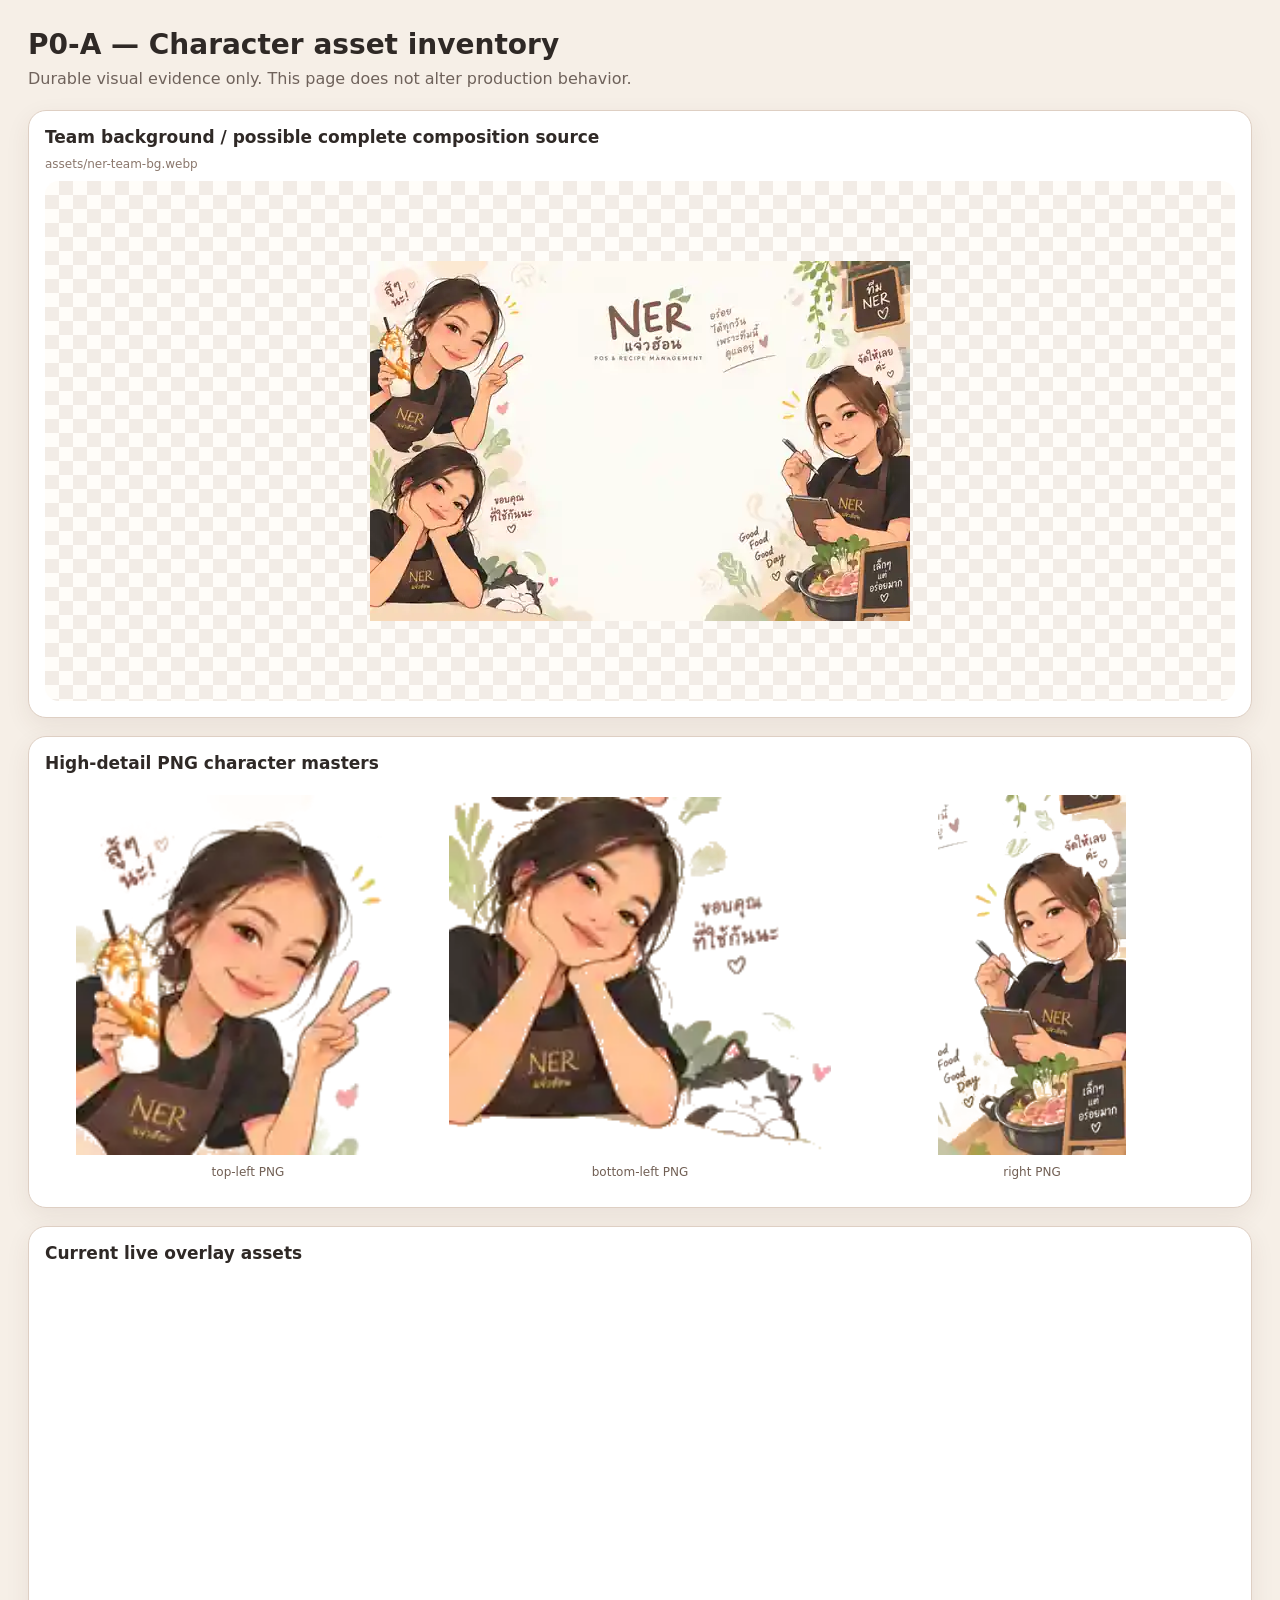
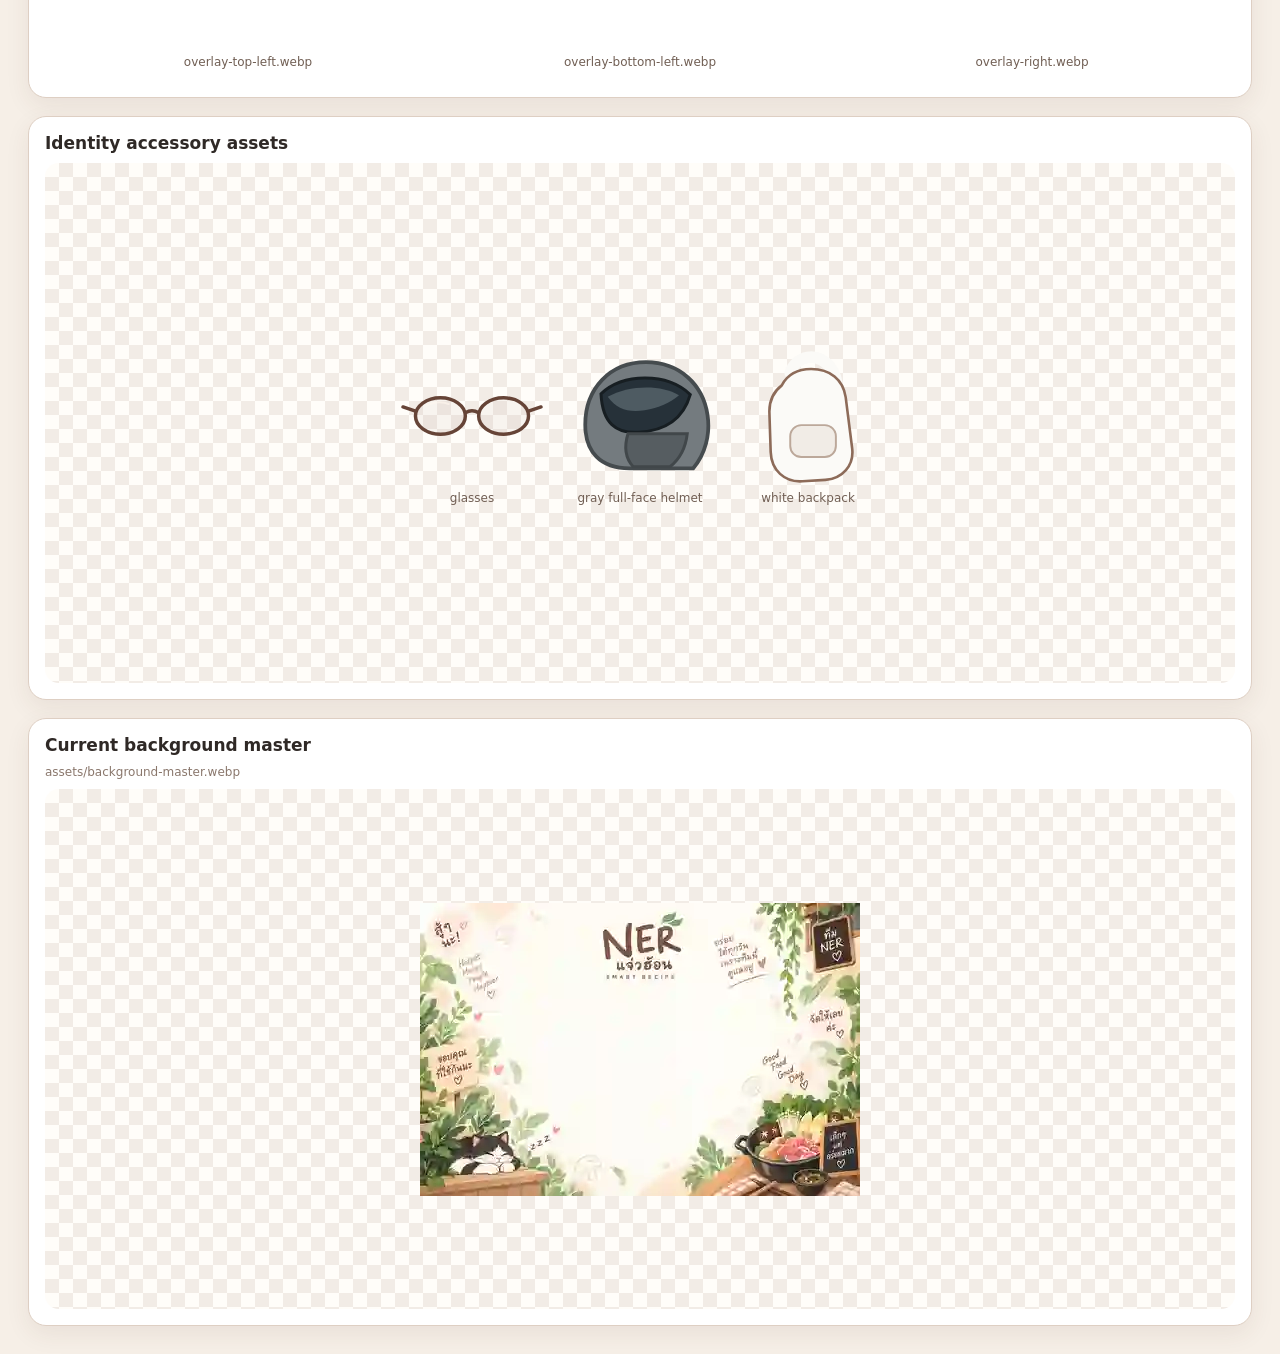
<file: docs/UI_CHARACTER_ASSET_CONTACT_SHEET.html>
<!DOCTYPE html>
<html lang="en">
<head>
  <meta charset="utf-8" />
  <meta name="viewport" content="width=device-width, initial-scale=1" />
  <title>NER Character Asset Contact Sheet</title>
  <style>
    :root{font-family:system-ui,-apple-system,BlinkMacSystemFont,"Segoe UI",sans-serif;color:#2f2926;background:#f6efe7}
    *{box-sizing:border-box} body{margin:0;padding:28px} h1{margin:0 0 8px;font-size:28px} p{margin:0 0 22px;color:#6f625b}
    .grid{display:grid;grid-template-columns:repeat(2,minmax(0,1fr));gap:18px}
    .card{background:#fff;border:1px solid #decfc3;border-radius:18px;padding:16px;box-shadow:0 8px 24px rgba(75,51,38,.08)}
    .card h2{margin:0 0 10px;font-size:17px}.meta{font-size:12px;color:#8a776c;margin-bottom:10px;word-break:break-all}
    .stage{min-height:320px;border-radius:14px;display:grid;place-items:center;overflow:hidden;background-color:#fffdf9;background-image:linear-gradient(45deg,#f2ece6 25%,transparent 25%),linear-gradient(-45deg,#f2ece6 25%,transparent 25%),linear-gradient(45deg,transparent 75%,#f2ece6 75%),linear-gradient(-45deg,transparent 75%,#f2ece6 75%);background-size:28px 28px;background-position:0 0,0 14px,14px -14px,-14px 0}
    .stage img{display:block;max-width:100%;max-height:520px;object-fit:contain}
    .wide{grid-column:1/-1}.wide .stage{min-height:520px}
    .triptych{display:grid;grid-template-columns:repeat(3,1fr);gap:10px;width:100%;padding:12px}.triptych figure{margin:0;min-width:0}.triptych img{width:100%;height:360px;object-fit:contain}.triptych figcaption{text-align:center;font-size:12px;color:#715f54;margin-top:6px}
    .accessories{display:flex;gap:18px;flex-wrap:wrap;align-items:center;justify-content:center}.accessories figure{margin:0;text-align:center}.accessories img{width:150px;height:150px;object-fit:contain}.accessories figcaption{font-size:12px;color:#715f54}
  </style>
</head>
<body>
  <h1>P0-A — Character asset inventory</h1>
  <p>Durable visual evidence only. This page does not alter production behavior.</p>
  <section class="grid">
    <article class="card wide">
      <h2>Team background / possible complete composition source</h2>
      <div class="meta">assets/ner-team-bg.webp</div>
      <div class="stage"><img src="../assets/ner-team-bg.webp" alt="NER team background" /></div>
    </article>
    <article class="card wide">
      <h2>High-detail PNG character masters</h2>
      <div class="triptych">
        <figure><img src="../assets/ner-character-top-left.png" alt="top left character master" /><figcaption>top-left PNG</figcaption></figure>
        <figure><img src="../assets/ner-character-bottom-left.png" alt="bottom left character master" /><figcaption>bottom-left PNG</figcaption></figure>
        <figure><img src="../assets/ner-character-right.png" alt="right character master" /><figcaption>right PNG</figcaption></figure>
      </div>
    </article>
    <article class="card wide">
      <h2>Current live overlay assets</h2>
      <div class="triptych">
        <figure><img src="../assets/overlay-top-left.webp" alt="top left live overlay" /><figcaption>overlay-top-left.webp</figcaption></figure>
        <figure><img src="../assets/overlay-bottom-left.webp" alt="bottom left live overlay" /><figcaption>overlay-bottom-left.webp</figcaption></figure>
        <figure><img src="../assets/overlay-right.webp" alt="right live overlay" /><figcaption>overlay-right.webp</figcaption></figure>
      </div>
    </article>
    <article class="card wide">
      <h2>Identity accessory assets</h2>
      <div class="stage accessories">
        <figure><img src="../assets/accessory-glasses.svg" alt="glasses" /><figcaption>glasses</figcaption></figure>
        <figure><img src="../assets/accessory-gray-fullface-helmet.svg" alt="gray full-face helmet" /><figcaption>gray full-face helmet</figcaption></figure>
        <figure><img src="../assets/accessory-white-backpack.svg" alt="white backpack" /><figcaption>white backpack</figcaption></figure>
      </div>
    </article>
    <article class="card wide">
      <h2>Current background master</h2>
      <div class="meta">assets/background-master.webp</div>
      <div class="stage"><img src="../assets/background-master.webp" alt="background master" /></div>
    </article>
  </section>
</body>
</html>
</file>
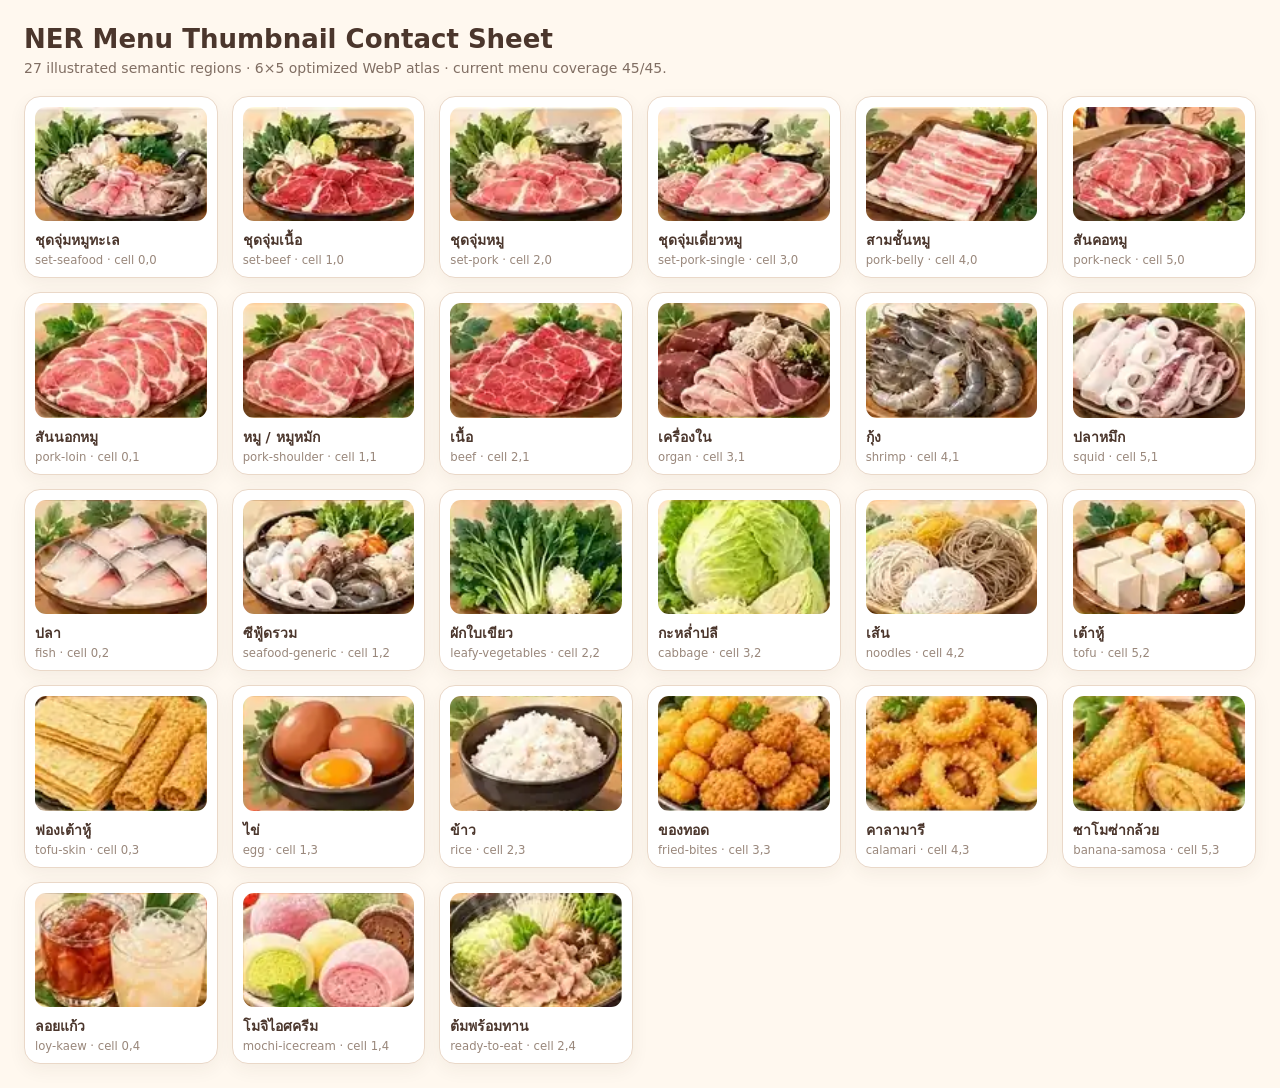
<file: docs/UI_THUMBNAIL_CONTACT_SHEET.html>
<!doctype html>
<html lang="th">
<meta charset="utf-8">
<meta name="viewport" content="width=device-width,initial-scale=1">
<title>NER Thumbnail Contact Sheet</title>
<style>
body{margin:0;padding:24px;background:#fff8ef;color:#4b362c;font:14px system-ui,-apple-system,sans-serif}
h1{margin:0 0 6px;font-size:26px}p{margin:0 0 20px;color:#806e63}
.grid{display:grid;grid-template-columns:repeat(auto-fit,minmax(180px,1fr));gap:14px}
.card{background:#fff;border:1px solid #ead8c8;border-radius:16px;padding:10px;box-shadow:0 6px 18px rgba(76,52,39,.06)}
.thumb{width:100%;aspect-ratio:3/2;border-radius:11px;background-image:url("../assets/menu-thumbnails/semantic-atlas-v1.webp");background-size:600% 500%;background-repeat:no-repeat;background-position:var(--x) var(--y)}
b{display:block;margin-top:8px}small{color:#99877b}
</style>
<h1>NER Menu Thumbnail Contact Sheet</h1>
<p>27 illustrated semantic regions · 6×5 optimized WebP atlas · current menu coverage 45/45.</p>
<main class="grid">
<section class="card"><div class="thumb" style="--x:0%;--y:0%"></div><b>ชุดจุ่มหมูทะเล</b><small>set-seafood · cell 0,0</small></section>
<section class="card"><div class="thumb" style="--x:20%;--y:0%"></div><b>ชุดจุ่มเนื้อ</b><small>set-beef · cell 1,0</small></section>
<section class="card"><div class="thumb" style="--x:40%;--y:0%"></div><b>ชุดจุ่มหมู</b><small>set-pork · cell 2,0</small></section>
<section class="card"><div class="thumb" style="--x:60%;--y:0%"></div><b>ชุดจุ่มเดี่ยวหมู</b><small>set-pork-single · cell 3,0</small></section>
<section class="card"><div class="thumb" style="--x:80%;--y:0%"></div><b>สามชั้นหมู</b><small>pork-belly · cell 4,0</small></section>
<section class="card"><div class="thumb" style="--x:100%;--y:0%"></div><b>สันคอหมู</b><small>pork-neck · cell 5,0</small></section>
<section class="card"><div class="thumb" style="--x:0%;--y:25%"></div><b>สันนอกหมู</b><small>pork-loin · cell 0,1</small></section>
<section class="card"><div class="thumb" style="--x:20%;--y:25%"></div><b>หมู / หมูหมัก</b><small>pork-shoulder · cell 1,1</small></section>
<section class="card"><div class="thumb" style="--x:40%;--y:25%"></div><b>เนื้อ</b><small>beef · cell 2,1</small></section>
<section class="card"><div class="thumb" style="--x:60%;--y:25%"></div><b>เครื่องใน</b><small>organ · cell 3,1</small></section>
<section class="card"><div class="thumb" style="--x:80%;--y:25%"></div><b>กุ้ง</b><small>shrimp · cell 4,1</small></section>
<section class="card"><div class="thumb" style="--x:100%;--y:25%"></div><b>ปลาหมึก</b><small>squid · cell 5,1</small></section>
<section class="card"><div class="thumb" style="--x:0%;--y:50%"></div><b>ปลา</b><small>fish · cell 0,2</small></section>
<section class="card"><div class="thumb" style="--x:20%;--y:50%"></div><b>ซีฟู้ดรวม</b><small>seafood-generic · cell 1,2</small></section>
<section class="card"><div class="thumb" style="--x:40%;--y:50%"></div><b>ผักใบเขียว</b><small>leafy-vegetables · cell 2,2</small></section>
<section class="card"><div class="thumb" style="--x:60%;--y:50%"></div><b>กะหล่ำปลี</b><small>cabbage · cell 3,2</small></section>
<section class="card"><div class="thumb" style="--x:80%;--y:50%"></div><b>เส้น</b><small>noodles · cell 4,2</small></section>
<section class="card"><div class="thumb" style="--x:100%;--y:50%"></div><b>เต้าหู้</b><small>tofu · cell 5,2</small></section>
<section class="card"><div class="thumb" style="--x:0%;--y:75%"></div><b>ฟองเต้าหู้</b><small>tofu-skin · cell 0,3</small></section>
<section class="card"><div class="thumb" style="--x:20%;--y:75%"></div><b>ไข่</b><small>egg · cell 1,3</small></section>
<section class="card"><div class="thumb" style="--x:40%;--y:75%"></div><b>ข้าว</b><small>rice · cell 2,3</small></section>
<section class="card"><div class="thumb" style="--x:60%;--y:75%"></div><b>ของทอด</b><small>fried-bites · cell 3,3</small></section>
<section class="card"><div class="thumb" style="--x:80%;--y:75%"></div><b>คาลามารี</b><small>calamari · cell 4,3</small></section>
<section class="card"><div class="thumb" style="--x:100%;--y:75%"></div><b>ซาโมซ่ากล้วย</b><small>banana-samosa · cell 5,3</small></section>
<section class="card"><div class="thumb" style="--x:0%;--y:100%"></div><b>ลอยแก้ว</b><small>loy-kaew · cell 0,4</small></section>
<section class="card"><div class="thumb" style="--x:20%;--y:100%"></div><b>โมจิไอศครีม</b><small>mochi-icecream · cell 1,4</small></section>
<section class="card"><div class="thumb" style="--x:40%;--y:100%"></div><b>ต้มพร้อมทาน</b><small>ready-to-eat · cell 2,4</small></section>
</main></html>
</file>
